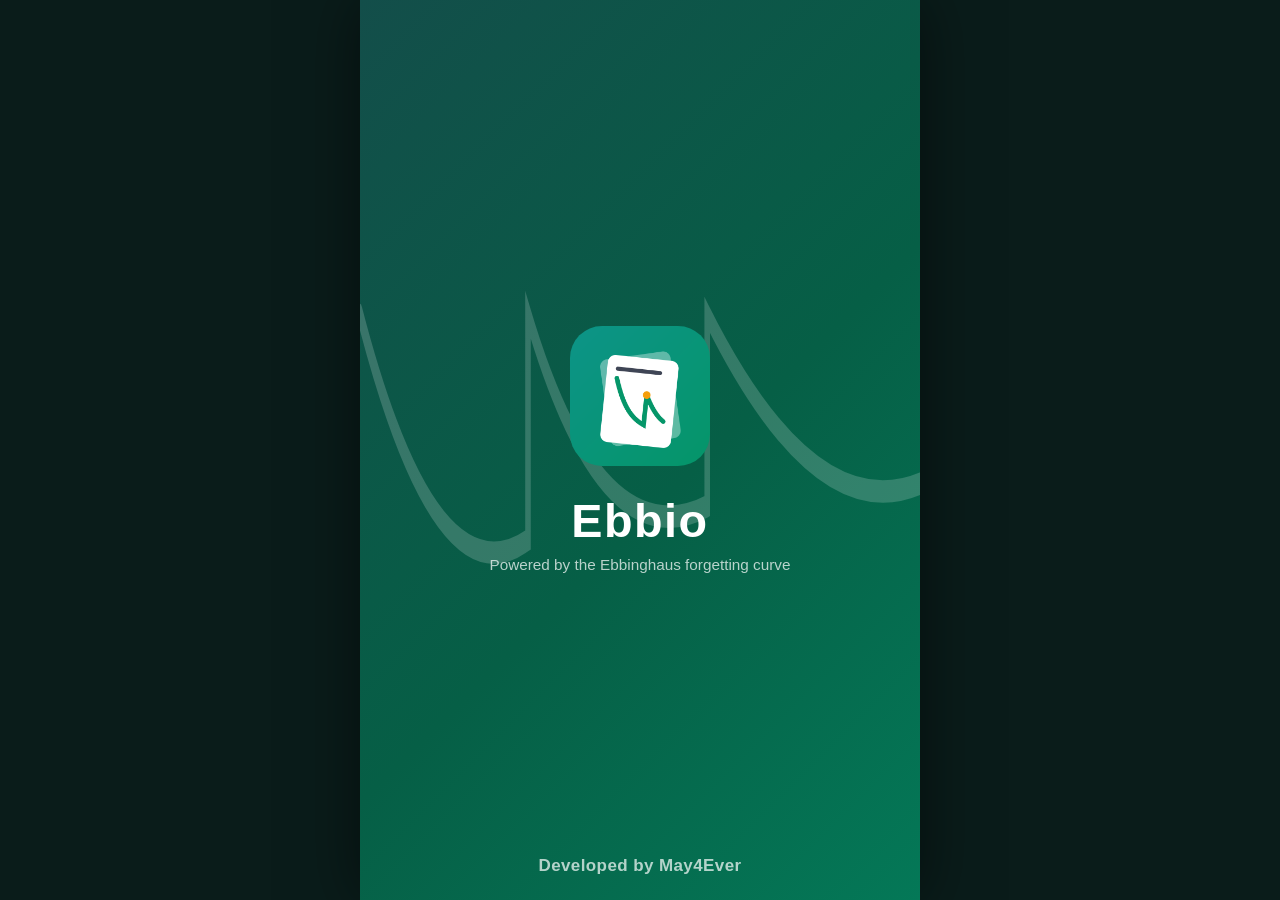
<file: index.html>
<!DOCTYPE html>
<html lang="en">
  <head>
    <meta charset="UTF-8" />
    <meta
      name="viewport"
      content="width=device-width, initial-scale=1, viewport-fit=cover, maximum-scale=1"
    />
    <meta name="theme-color" content="#065F46" />
    <meta name="description" content="Ebbio — learn words with spaced repetition, powered by the Ebbinghaus forgetting curve." />
    <meta name="mobile-web-app-capable" content="yes" />
    <meta name="apple-mobile-web-app-capable" content="yes" />
    <meta name="apple-mobile-web-app-status-bar-style" content="black-translucent" />
    <meta name="apple-mobile-web-app-title" content="Ebbio" />
    <title>Ebbio</title>
    <link rel="manifest" href="manifest.webmanifest" />
    <link rel="icon" type="image/png" sizes="32x32" href="assets/icon/favicon-32.png" />
    <link rel="apple-touch-icon" href="assets/icon/apple-touch-icon.png" />
    <link rel="stylesheet" href="css/styles.css" />
  </head>
  <body>
    <div id="app"></div>
    <script type="module" src="js/app.js"></script>
  </body>
</html>
</file>
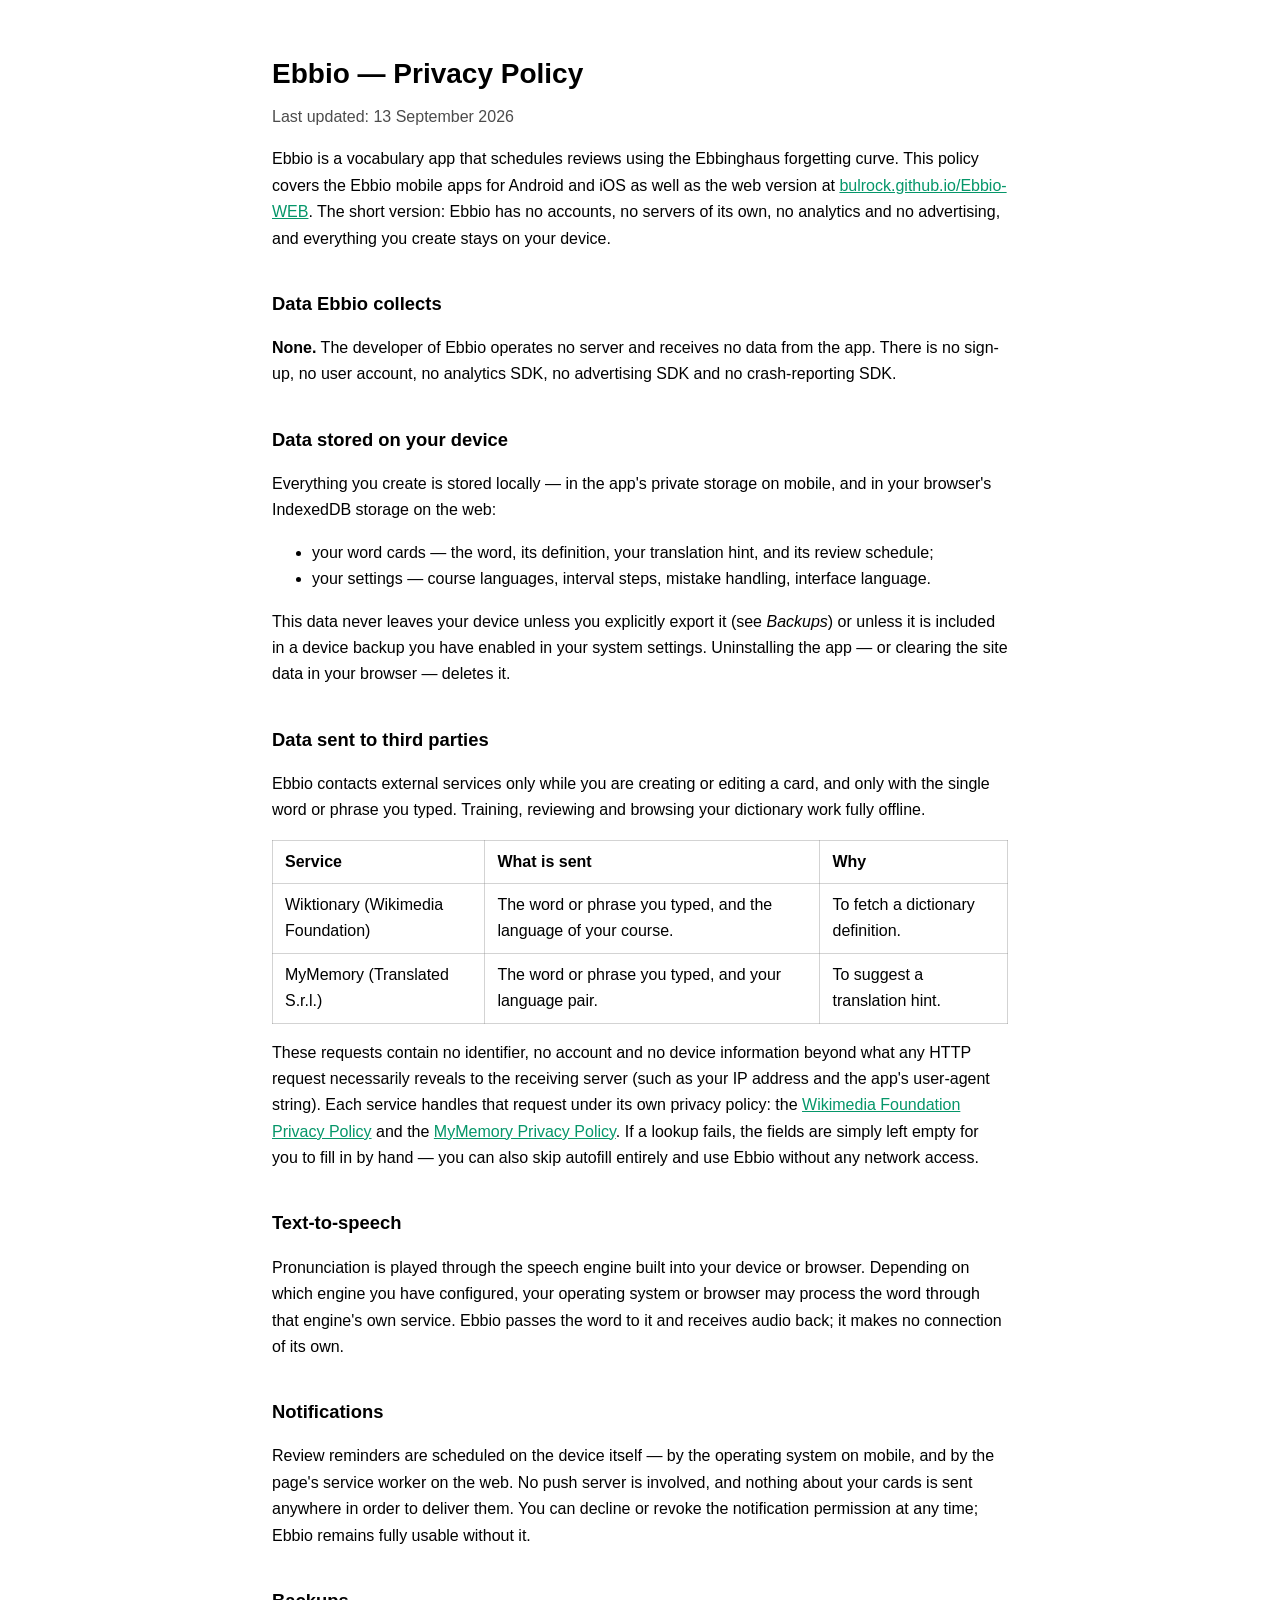
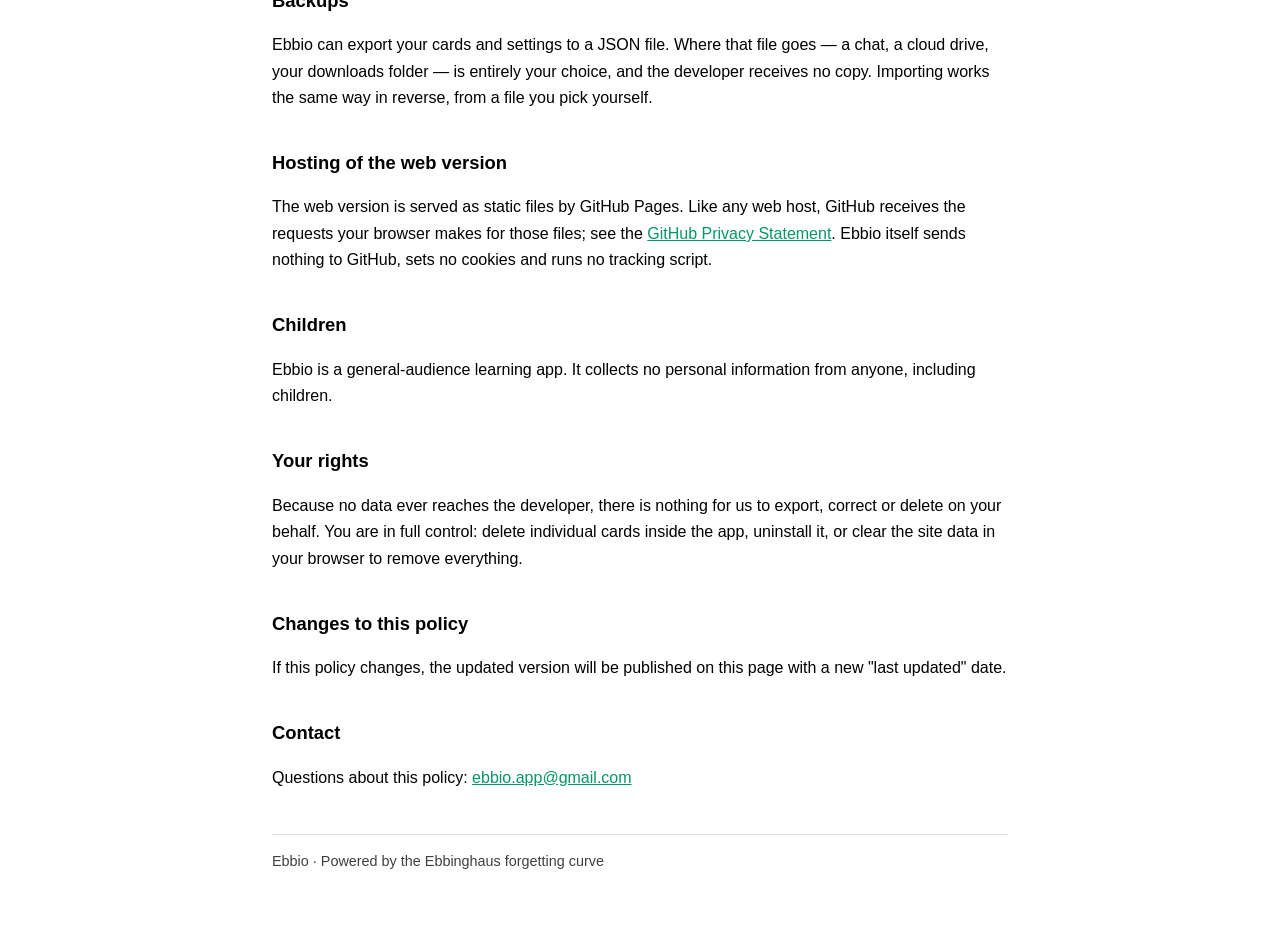
<file: privacy.html>
<!doctype html>
<html lang="en">
<head>
<meta charset="utf-8">
<meta name="viewport" content="width=device-width, initial-scale=1">
<meta name="theme-color" content="#065F46">
<title>Ebbio — Privacy Policy</title>
<link rel="icon" type="image/png" sizes="32x32" href="assets/icon/favicon-32.png">
<style>
  :root { color-scheme: light dark; }
  body {
    margin: 0 auto; padding: 32px 20px 64px; max-width: 46rem;
    font: 16px/1.65 -apple-system, BlinkMacSystemFont, "Segoe UI", Roboto, sans-serif;
  }
  h1 { font-size: 1.75rem; margin-bottom: .25em; }
  h2 { font-size: 1.15rem; margin-top: 2em; }
  .sub { opacity: .7; margin-top: 0; }
  table { border-collapse: collapse; width: 100%; margin: 1em 0; }
  th, td { text-align: left; vertical-align: top; padding: .5em .75em; border: 1px solid rgba(128,128,128,.35); }
  footer { margin-top: 3em; padding-top: 1em; border-top: 1px solid rgba(128,128,128,.35); opacity: .75; font-size: .9em; }
  a { color: #059669; }
  @media (prefers-color-scheme: dark) { a { color: #6EE7B7; } }
</style>
</head>
<body>

<h1>Ebbio — Privacy Policy</h1>
<p class="sub">Last updated: 13 September 2026</p>

<p>Ebbio is a vocabulary app that schedules reviews using the Ebbinghaus
forgetting curve. This policy covers the Ebbio mobile apps for Android
and iOS as well as the web version at
<a href="https://bulrock.github.io/Ebbio-WEB/">bulrock.github.io/Ebbio-WEB</a>.
The short version: Ebbio has no accounts, no servers of its own, no
analytics and no advertising, and everything you create stays on your
device.</p>

<h2>Data Ebbio collects</h2>
<p><strong>None.</strong> The developer of Ebbio operates no server and
receives no data from the app. There is no sign-up, no user account, no
analytics SDK, no advertising SDK and no crash-reporting SDK.</p>

<h2>Data stored on your device</h2>
<p>Everything you create is stored locally — in the app's private
storage on mobile, and in your browser's IndexedDB storage on the web:</p>
<ul>
  <li>your word cards — the word, its definition, your translation hint,
      and its review schedule;</li>
  <li>your settings — course languages, interval steps, mistake handling,
      interface language.</li>
</ul>
<p>This data never leaves your device unless you explicitly export it (see
<em>Backups</em>) or unless it is included in a device backup you have
enabled in your system settings. Uninstalling the app — or clearing the
site data in your browser — deletes it.</p>

<h2>Data sent to third parties</h2>
<p>Ebbio contacts external services only while you are creating or editing
a card, and only with the single word or phrase you typed. Training,
reviewing and browsing your dictionary work fully offline.</p>

<table>
  <tr><th>Service</th><th>What is sent</th><th>Why</th></tr>
  <tr>
    <td>Wiktionary (Wikimedia Foundation)</td>
    <td>The word or phrase you typed, and the language of your course.</td>
    <td>To fetch a dictionary definition.</td>
  </tr>
  <tr>
    <td>MyMemory (Translated S.r.l.)</td>
    <td>The word or phrase you typed, and your language pair.</td>
    <td>To suggest a translation hint.</td>
  </tr>
</table>

<p>These requests contain no identifier, no account and no device
information beyond what any HTTP request necessarily reveals to the
receiving server (such as your IP address and the app's user-agent
string). Each service handles that request under its own privacy policy:
the <a href="https://foundation.wikimedia.org/wiki/Policy:Privacy_policy">Wikimedia
Foundation Privacy Policy</a> and the
<a href="https://mymemory.translated.net/doc/privacy.php">MyMemory Privacy
Policy</a>. If a lookup fails, the fields are simply left empty for you to
fill in by hand — you can also skip autofill entirely and use Ebbio
without any network access.</p>

<h2>Text-to-speech</h2>
<p>Pronunciation is played through the speech engine built into your
device or browser. Depending on which engine you have configured, your
operating system or browser may process the word through that engine's
own service. Ebbio passes the word to it and receives audio back; it makes
no connection of its own.</p>

<h2>Notifications</h2>
<p>Review reminders are scheduled on the device itself — by the operating
system on mobile, and by the page's service worker on the web. No push
server is involved, and nothing about your cards is sent anywhere in order
to deliver them. You can decline or revoke the notification permission at
any time; Ebbio remains fully usable without it.</p>

<h2>Backups</h2>
<p>Ebbio can export your cards and settings to a JSON file. Where that file
goes — a chat, a cloud drive, your downloads folder — is entirely your
choice, and the developer receives no copy. Importing works the same way in
reverse, from a file you pick yourself.</p>

<h2>Hosting of the web version</h2>
<p>The web version is served as static files by GitHub Pages. Like any web
host, GitHub receives the requests your browser makes for those files; see
the <a href="https://docs.github.com/site-policy/privacy-policies/github-general-privacy-statement">GitHub
Privacy Statement</a>. Ebbio itself sends nothing to GitHub, sets no
cookies and runs no tracking script.</p>

<h2>Children</h2>
<p>Ebbio is a general-audience learning app. It collects no personal
information from anyone, including children.</p>

<h2>Your rights</h2>
<p>Because no data ever reaches the developer, there is nothing for us to
export, correct or delete on your behalf. You are in full control: delete
individual cards inside the app, uninstall it, or clear the site data in
your browser to remove everything.</p>

<h2>Changes to this policy</h2>
<p>If this policy changes, the updated version will be published on this
page with a new "last updated" date.</p>

<h2>Contact</h2>
<p>Questions about this policy: <a href="mailto:ebbio.app@gmail.com">ebbio.app@gmail.com</a></p>

<footer>Ebbio · Powered by the Ebbinghaus forgetting curve</footer>

</body>
</html>
</file>
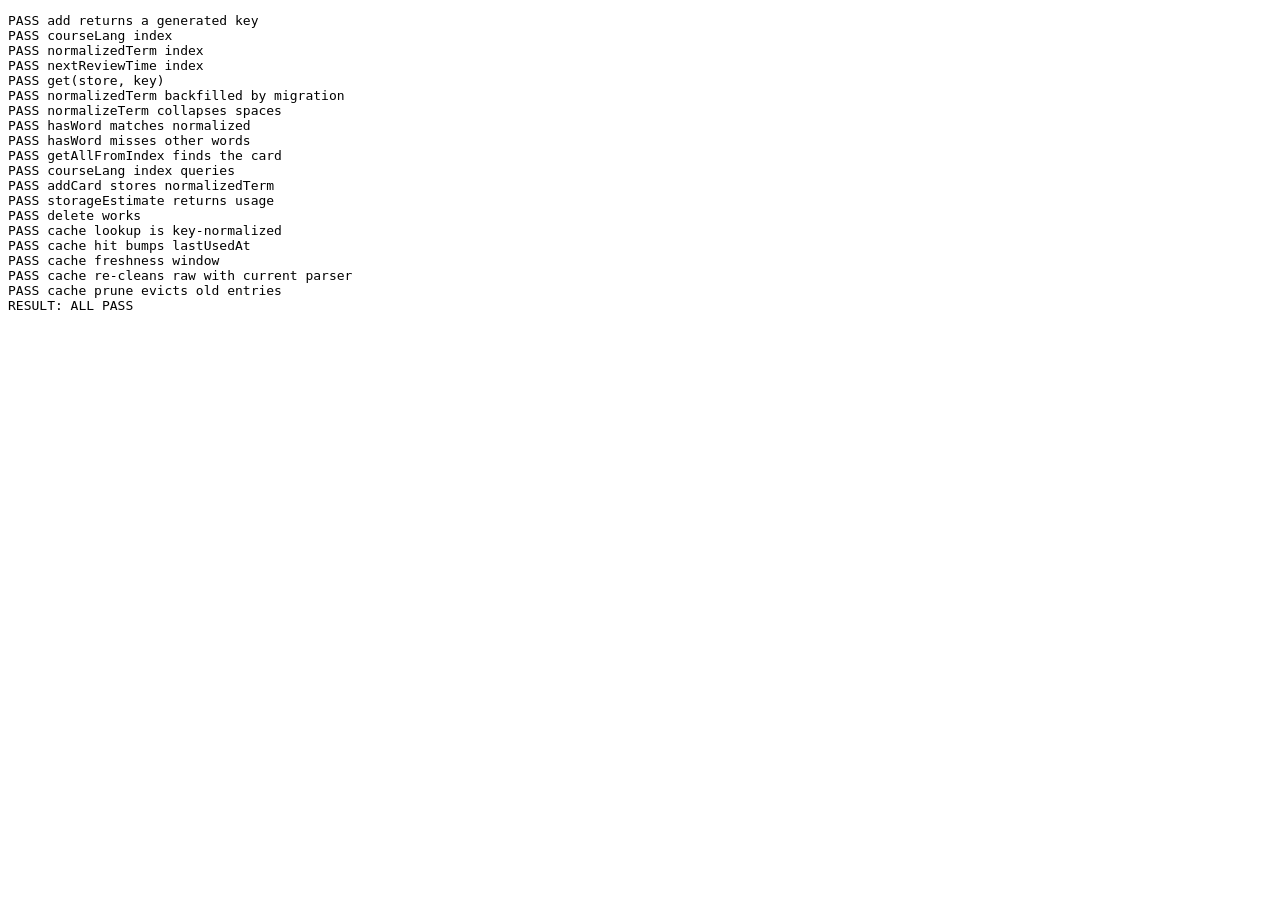
<file: tests/idb.test.html>
<!DOCTYPE html>
<html>
<head><meta charset="utf-8"></head>
<body>
<pre id="out">running…</pre>
<script>
window.onerror = (m, s, l) => { document.getElementById('out').textContent = 'ONERROR ' + m + ' ' + s + ':' + l; console.log('ONERROR', m, s, l); };
window.addEventListener('unhandledrejection', (e) => { document.getElementById('out').textContent = 'REJECTION ' + (e.reason && e.reason.message); console.log('REJECTION', e.reason); });
</script>
<script type="module">
// IndexedDB layer test page. Run with tests/run.py (headless Chrome CDP).
import { openDb, get, getAll, getAllFromIndex, add, put, del } from '../js/db.js';
import { Store } from '../js/store.js';
import { makeCard, normalizeTerm } from '../js/models.js';
import {
  cacheLookup,
  cacheStore,
  isFresh,
  toEntry,
  cachePrune,
  KEEP_FOR_MS,
} from '../js/services/wiktionary_cache.js';
import { get as dbGet, put as dbPut } from '../js/db.js';

const out = [];
const check = (name, cond) => out.push(`${cond ? 'PASS' : 'FAIL'} ${name}`);

try {
  // Simulate a v1 database first: cards without normalizedTerm.
  await new Promise((resolve, reject) => {
    const req = indexedDB.deleteDatabase('ebbio');
    req.onsuccess = resolve;
    req.onerror = () => reject(req.error);
    req.onblocked = resolve;
  });

  // Operations auto-open the DB — no explicit openDb() call here.
  const key = await add('cards', {
    word: 'Stary  Kot',
    courseLang: 'en',
    nextReviewTime: 5,
    isLearned: false,
  });
  check('add returns a generated key', Number.isInteger(key));

  const db = await openDb();
  const names = db.transaction('cards').objectStore('cards').indexNames;
  check('courseLang index', names.contains('courseLang'));
  check('normalizedTerm index', names.contains('normalizedTerm'));
  check('nextReviewTime index', names.contains('nextReviewTime'));

  const fetched = await get('cards', key);
  check('get(store, key)', fetched && fetched.word === 'Stary  Kot');

  // Store.init backfills normalizedTerm on legacy records.
  await Store.init();
  const backfilled = await get('cards', key);
  check(
    'normalizedTerm backfilled by migration',
    backfilled.normalizedTerm === 'stary kot',
  );
  check('normalizeTerm collapses spaces', normalizeTerm(' A  b ') === 'a b');

  check('hasWord matches normalized', Store.hasWord('  stary   kot ', 'en'));
  check('hasWord misses other words', !Store.hasWord('pies', 'en'));

  const byIndex = await getAllFromIndex('cards', 'normalizedTerm', 'stary kot');
  check('getAllFromIndex finds the card', byIndex.length === 1);

  const viaCourse = await getAllFromIndex('cards', 'courseLang', 'en');
  check('courseLang index queries', viaCourse.length >= 1);

  const added = await Store.addCard(
    makeCard({ word: 'Pies', courseLang: 'en', nextReviewTime: 1 }),
  );
  check('addCard stores normalizedTerm', added.normalizedTerm === 'pies');

  const estimate = await Store.storageEstimate();
  check('storageEstimate returns usage', estimate && estimate.usageBytes >= 0);

  await put('cards', { ...added, word: 'Piesek' });
  await Store.deleteCard(added);
  check('delete works', (await get('cards', added.key)) === undefined);

  // ---- wiktionaryCache store (schema v3) ----
  const now = Date.now();
  await cacheStore('Kot', 'PL', {
    title: 'kot', pageId: 7,
    sourceUrl: 'https://pl.wiktionary.org/wiki/kot',
    rawExtract: '== kot (język polski) ==\nzool. kot\ntłumaczenia:\nangielski: cat',
  }, now);
  const hit = await cacheLookup(' kot ', 'pl', now + 1000);
  check('cache lookup is key-normalized', !!hit && hit.title === 'kot');
  check('cache hit bumps lastUsedAt', hit.lastUsedAt === now + 1000);
  check('cache freshness window', isFresh(hit, now + 1000) && !isFresh(hit, now + 8 * 24 * 3600 * 1000));
  const entry = toEntry(hit);
  check('cache re-cleans raw with current parser',
    entry.definition.includes('zool. kot') && !entry.definition.includes('angielski'));

  hit.lastUsedAt = now - KEEP_FOR_MS - 1000;
  await dbPut('wiktionaryCache', hit);
  await cachePrune(now);
  check('cache prune evicts old entries',
    (await dbGet('wiktionaryCache', hit.cacheKey)) === undefined);

  out.push(out.some((l) => l.startsWith('FAIL')) ? 'RESULT: FAIL' : 'RESULT: ALL PASS');
} catch (e) {
  out.push('RESULT: ERROR ' + (e && e.message));
}
document.getElementById('out').textContent = out.join('\n');
console.log(out.join('\n'));
document.title = 'done';
</script>
</body>
</html>
</file>
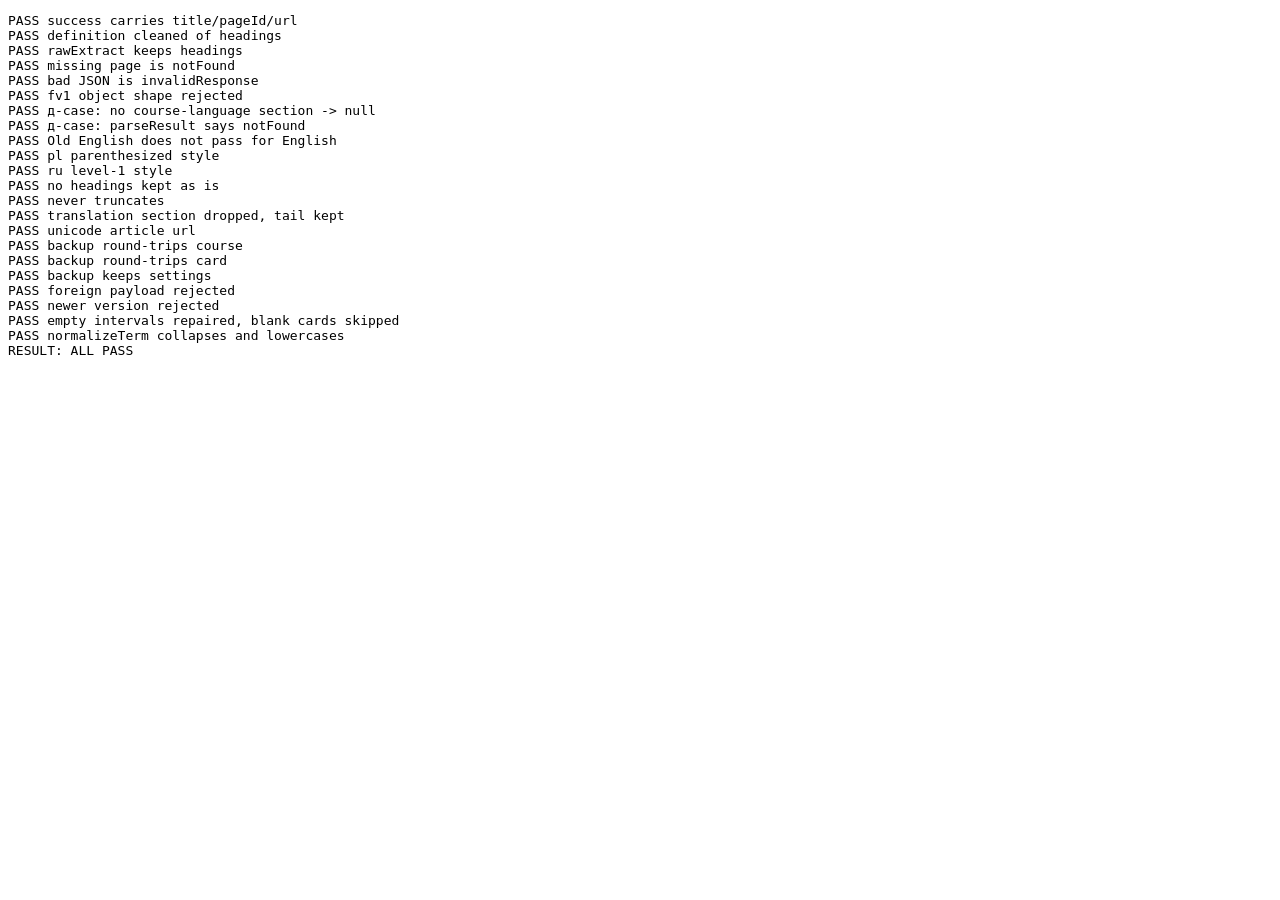
<file: tests/logic.test.html>
<!DOCTYPE html>
<html>
<head><meta charset="utf-8"></head>
<body>
<pre id="out">running…</pre>
<script>
window.onerror = (m, s, l) => { document.getElementById('out').textContent = 'ONERROR ' + m + ' ' + s + ':' + l; };
window.addEventListener('unhandledrejection', (e) => { document.getElementById('out').textContent = 'REJECTION ' + (e.reason && e.reason.message); });
</script>
<script type="module">
// Pure-logic test page. Run with tests/run.py (headless Chrome CDP).
import {
  parseResult,
  extractLanguageSection,
  cleanExtract,
  articleUrl,
} from '../js/services/dictionary.js';
import { encodeBackup, decodeBackup } from '../js/logic/backup_codec.js';
import { normalizeTerm, makeCard, makeCourse, makeSettings, ResetMode } from '../js/models.js';

const out = [];
const check = (name, cond) => out.push(`${cond ? 'PASS' : 'FAIL'} ${name}`);
const body = (pages) => JSON.stringify({ query: { pages } });

try {
  // ---- dictionary: typed results, metadata, redirects ----
  let r = parseResult(
    body([{ pageid: 12345, title: 'once in a blue moon',
            extract: '== English ==\n\nvery rarely.' }]),
    'en',
  );
  check('success carries title/pageId/url', r.status === 'success'
    && r.entry.title === 'once in a blue moon' && r.entry.pageId === 12345
    && r.entry.sourceUrl === 'https://en.wiktionary.org/wiki/once_in_a_blue_moon');
  check('definition cleaned of headings', !r.entry.definition.includes('=='));
  check('rawExtract keeps headings', r.entry.rawExtract.includes('== English =='));

  r = parseResult(body([{ title: 'x', missing: true }]), 'en');
  check('missing page is notFound', r.status === 'notFound');
  check('bad JSON is invalidResponse', parseResult('{oops', 'en').status === 'invalidResponse');
  check('fv1 object shape rejected',
    parseResult(JSON.stringify({ query: { pages: { 1: {} } } }), 'en').status === 'invalidResponse');

  // ---- language-section filter ----
  const dArticle = '== Translingual ==\na Cyrillic letter\n== Russian ==\nthe letter de';
  check('д-case: no course-language section -> null',
    extractLanguageSection(dArticle, 'en') === null);
  check('д-case: parseResult says notFound',
    parseResult(body([{ pageid: 9, title: 'д', extract: dArticle }]), 'en').status === 'notFound');
  check('Old English does not pass for English',
    extractLanguageSection('== Old English ==\nold word', 'en') === null);
  const plArticle = '== ryba (język polski) ==\nzool. ryba\n== ryba (język czeski) ==\nczeskie';
  check('pl parenthesized style', (() => {
    const s = extractLanguageSection(plArticle, 'pl');
    return s.includes('zool. ryba') && !s.includes('czeskie');
  })());
  const ruArticle = '= Русский =\n== рыба I ==\nводное животное\n= Английский =\nenglish part';
  check('ru level-1 style', (() => {
    const s = extractLanguageSection(ruArticle, 'ru');
    return s.includes('водное животное') && !s.includes('english part');
  })());
  check('no headings kept as is', extractLanguageSection('just text', 'en') === 'just text');

  // ---- translations trim, no truncation ----
  const longTail = Array.from({ length: 300 }, (_, i) => `line ${i}`).join('\n');
  check('never truncates', cleanExtract(longTail).endsWith('line 299'));
  const trimmed = cleanExtract('znaczenia:\n(1.1) ryba\ntłumaczenia:\nangielski: fish\nuwagi:\nnote');
  check('translation section dropped, tail kept',
    trimmed.includes('(1.1) ryba') && !trimmed.includes('fish') && trimmed.includes('note'));

  check('unicode article url', articleUrl('pl', 'żółć') === encodeURI('https://pl.wiktionary.org/wiki/żółć'));

  // ---- backup codec round-trip ----
  const json = encodeBackup({
    courses: [makeCourse({ targetLang: 'pl', nativeLang: 'en', intervalsInMinutes: [60, 1440], resetMode: ResetMode.toPrevious })],
    cards: [makeCard({ word: 'ryba', definition: 'a fish', translation: 'fish', status: 2,
                       nextReviewTime: Date.UTC(2026, 6, 11), courseLang: 'pl',
                       sourceUrl: 'https://pl.wiktionary.org/wiki/ryba' })],
    settings: makeSettings({ uiLang: 'ru', activeCourseLang: 'pl' }),
    nowMs: Date.UTC(2026, 6, 11, 12),
  });
  const backup = decodeBackup(json);
  check('backup round-trips course', backup.courses.length === 1
    && backup.courses[0].resetMode === ResetMode.toPrevious
    && backup.courses[0].intervalsInMinutes.join() === '60,1440');
  check('backup round-trips card', backup.cards.length === 1
    && backup.cards[0].word === 'ryba' && backup.cards[0].status === 2
    && backup.cards[0].nextReviewTime === Date.UTC(2026, 6, 11)
    && backup.cards[0].sourceUrl === 'https://pl.wiktionary.org/wiki/ryba');
  check('backup keeps settings', backup.uiLang === 'ru' && backup.activeCourseLang === 'pl');
  check('foreign payload rejected', (() => {
    try { decodeBackup('{"foo": 1}'); return false; } catch { return true; }
  })());
  check('newer version rejected', (() => {
    try { decodeBackup('{"app": "ebbio", "version": 99}'); return false; } catch { return true; }
  })());
  const repaired = decodeBackup(JSON.stringify({
    app: 'ebbio', version: 1,
    courses: [{ targetLang: 'de', intervalsInMinutes: [] }],
    cards: [{ word: '   ' }, { word: 'Haus' }],
  }));
  check('empty intervals repaired, blank cards skipped',
    repaired.courses[0].intervalsInMinutes.length > 0 && repaired.cards.length === 1);

  check('normalizeTerm collapses and lowercases', normalizeTerm('  Stary   Kot ') === 'stary kot');

  out.push(out.some((l) => l.startsWith('FAIL')) ? 'RESULT: FAIL' : 'RESULT: ALL PASS');
} catch (e) {
  out.push('RESULT: ERROR ' + (e && e.message));
}
document.getElementById('out').textContent = out.join('\n');
document.title = 'done';
</script>
</body>
</html>
</file>
<file: css/styles.css>
/* Ebbio web — glassmorphism dark-emerald design language ported from the
   Flutter app: every screen sits on the brand gradient with translucent
   white "glass" surfaces, a hairline border, blur and a soft shadow. */

:root {
  --grad: linear-gradient(135deg, #134e4a 0%, #065f46 55%, #047857 100%);
  --popup: #065f46;
  --glass-bg: rgba(255, 255, 255, 0.2);
  --glass-border: rgba(255, 255, 255, 0.45);
  --white: #ffffff;
  --white-70: rgba(255, 255, 255, 0.72);
  --white-54: rgba(255, 255, 255, 0.54);
  --white-38: rgba(255, 255, 255, 0.38);
  --amber: #ffcc80;
  --mint: #b9f6ca;
  --accent: #34d399;
  --danger: #ff8a80;
  --radius: 20px;
  --safe-top: env(safe-area-inset-top, 0px);
  --safe-bottom: env(safe-area-inset-bottom, 0px);
  /* Dropdown caret drawn as an inline SVG so <select>s (appearance:none)
     clearly read as tappable. */
  --chevron: url("data:image/svg+xml,%3Csvg xmlns='http://www.w3.org/2000/svg' width='18' height='18' viewBox='0 0 24 24' fill='none' stroke='%23ffffff' stroke-width='2.5' stroke-linecap='round' stroke-linejoin='round'%3E%3Cpolyline points='6 9 12 15 18 9'/%3E%3C/svg%3E");
}

* {
  box-sizing: border-box;
  -webkit-tap-highlight-color: transparent;
}

html {
  font-size: 17px;
}

body {
  margin: 0;
  font-family: -apple-system, BlinkMacSystemFont, 'Segoe UI', Roboto, Helvetica,
    Arial, 'Noto Sans', sans-serif;
  color: var(--white);
  background: #0a1c1a;
  -webkit-font-smoothing: antialiased;
  overscroll-behavior: none;
}

button {
  font-family: inherit;
  cursor: pointer;
}

/* App container: a phone-width column on large screens, full-bleed on
   phones. The gradient lives on each screen so slide transitions look
   like opaque cards sliding over one another.

   position:fixed + inset:0 pins it to exactly the visible viewport on every
   browser — unlike 100vh/100dvh, which some mobile browsers (and installed
   PWAs) report taller than the usable area, pushing the bottom bar off
   screen. Combined with the safe-area padding on .appbar/.scaffold-bottom,
   the top and bottom action bars are always fully visible. */
#app {
  position: fixed;
  inset: 0;
  width: 100%;
  max-width: 560px;
  margin: 0 auto;
  overflow: hidden;
  box-shadow: 0 0 60px rgba(0, 0, 0, 0.5);
}

/* ---- screens & transitions ---- */
.screen {
  position: absolute;
  inset: 0;
  background: var(--grad);
  transition: transform 0.3s cubic-bezier(0.22, 0.61, 0.36, 1);
}
/* will-change promotes the screen to its own compositing layer. Only worth
   it while the screen is actually sliding — left on permanently it pins a
   full-screen layer per stacked screen, which iOS pays for in memory. */
.screen-animating {
  will-change: transform;
}
.screen-enter {
  transform: translateX(100%);
}
.screen-enter-active {
  transform: translateX(0);
}
.screen-exit-active {
  transform: translateX(100%);
  box-shadow: -12px 0 30px rgba(0, 0, 0, 0.35);
}

.scaffold {
  display: flex;
  flex-direction: column;
  height: 100%;
}
.appbar {
  flex: 0 0 auto;
  display: flex;
  align-items: center;
  gap: 4px;
  padding: calc(var(--safe-top) + 6px) 8px 6px;
  min-height: 56px;
}
.appbar-title {
  flex: 1;
  margin: 0;
  font-size: 1.25rem;
  font-weight: 700;
  white-space: nowrap;
  overflow: hidden;
  text-overflow: ellipsis;
}
.appbar-spacer {
  width: 4px;
}
.appbar-actions {
  display: flex;
  align-items: center;
  gap: 2px;
}
.scaffold-body {
  flex: 1 1 auto;
  overflow-y: auto;
  -webkit-overflow-scrolling: touch;
  padding: 20px;
}
.scaffold-bottom {
  flex: 0 0 auto;
  padding: 12px 20px calc(16px + var(--safe-bottom));
}

/* ---- icon buttons ---- */
.icon-btn {
  display: inline-flex;
  align-items: center;
  justify-content: center;
  width: 44px;
  height: 44px;
  border: none;
  border-radius: 50%;
  background: transparent;
  color: var(--white);
  padding: 0;
  transition: background 0.15s;
}
.icon-btn:hover {
  background: rgba(255, 255, 255, 0.12);
}
.icon-btn:active {
  background: rgba(255, 255, 255, 0.22);
}

/* ---- buttons ---- */
.btn {
  --btn-accent: #22c55e;
  display: inline-flex;
  align-items: center;
  justify-content: center;
  gap: 8px;
  border: none;
  border-radius: 16px;
  padding: 12px 16px;
  font-size: 1rem;
  font-weight: 700;
  color: var(--white);
  background: transparent;
  transition: transform 0.08s, background 0.15s, opacity 0.15s;
}
.btn:active {
  transform: scale(0.97);
}
.btn:disabled {
  opacity: 1;
  cursor: default;
  transform: none;
}
.btn svg {
  flex: 0 0 auto;
}
.btn-block {
  width: 100%;
}

.btn-cta {
  background: var(--white);
  color: #047857;
  min-height: 56px;
  box-shadow: 0 6px 18px rgba(0, 0, 0, 0.4);
  font-size: 1.05rem;
}
.btn-cta:disabled {
  background: rgba(255, 255, 255, 0.06);
  color: var(--white-38);
  box-shadow: none;
}

.btn-filled {
  background: rgba(255, 255, 255, 0.32);
  border: 1.4px solid rgba(255, 255, 255, 0.6);
  min-height: 48px;
}
.btn-filled:disabled {
  background: rgba(255, 255, 255, 0.06);
  color: var(--white-38);
  border-color: transparent;
}

.btn-outlined {
  background: rgba(255, 255, 255, 0.18);
  border: 1.4px solid rgba(255, 255, 255, 0.7);
  min-height: 48px;
}
.btn-outlined:disabled {
  background: rgba(255, 255, 255, 0.06);
  color: var(--white-38);
  border-color: transparent;
}

.btn-text {
  color: var(--white);
  background: transparent;
  padding: 10px 12px;
}
.btn-text:hover {
  background: rgba(255, 255, 255, 0.1);
}

/* Accent-tinted answer buttons (Remember / Forgot). */
.answer-row .btn-filled {
  background: var(--btn-accent);
  border-color: transparent;
  color: #04140c;
}
.answer-row .btn-outlined {
  color: var(--btn-accent);
  border-color: var(--btn-accent);
  background: rgba(255, 255, 255, 0.08);
}

/* ---- glass panel ---- */
.glass-panel {
  background: var(--glass-bg);
  border: 1px solid var(--glass-border);
  border-radius: var(--radius);
  backdrop-filter: blur(14px);
  -webkit-backdrop-filter: blur(14px);
  box-shadow: 0 10px 24px rgba(0, 0, 0, 0.28);
}

/* ---- list tiles ---- */
.tile {
  display: flex;
  align-items: center;
  gap: 14px;
  padding: 14px 16px;
  border-radius: 18px;
  background: var(--glass-bg);
  border: 1px solid var(--glass-border);
  margin-bottom: 10px;
}
.tile-dense {
  padding: 8px 12px;
  background: transparent;
  border: none;
  margin-bottom: 2px;
}
.tile-tappable {
  transition: background 0.12s, transform 0.08s;
}
.tile-tappable:active {
  transform: scale(0.99);
  background: rgba(255, 255, 255, 0.28);
}
.tile-disabled {
  opacity: 0.4;
  background: rgba(255, 255, 255, 0.06);
}
.tile-leading {
  flex: 0 0 auto;
  display: flex;
  align-items: center;
  color: var(--white);
}
.tile-main {
  flex: 1;
  min-width: 0;
}
.tile-title {
  font-weight: 600;
  overflow: hidden;
  text-overflow: ellipsis;
}
.tile-subtitle {
  font-size: 0.85rem;
  color: var(--white-70);
  margin-top: 2px;
}
.tile-trailing {
  flex: 0 0 auto;
  display: flex;
  align-items: center;
  color: var(--white-70);
}

/* ---- home ---- */
.home-body {
  display: flex;
  flex-direction: column;
  gap: 16px;
  height: 100%;
}
.slogan {
  margin: 0;
  font-size: 0.85rem;
  color: var(--white);
}
.course-switcher {
  display: flex;
  align-items: center;
  gap: 8px;
  padding: 4px 12px;
}
.course-select-icon {
  flex: 0 0 auto;
}
/* Custom dropdown (replaces native <select>). */
.select-trigger {
  display: flex;
  align-items: center;
  gap: 8px;
  width: 100%;
  color: var(--white);
  font-family: inherit;
  text-align: left;
  cursor: pointer;
}
.select-value {
  flex: 1;
  min-width: 0;
  overflow: hidden;
  text-overflow: ellipsis;
  white-space: nowrap;
}
.select-caret {
  flex: 0 0 auto;
  color: var(--white-70);
}
.select-plain {
  background: transparent;
  border: none;
  font-size: 1.05rem;
  font-weight: 600;
  padding: 12px 6px 12px 4px;
}
.select-field {
  background: rgba(255, 255, 255, 0.1);
  border: 1px solid var(--white-54);
  border-radius: 14px;
  padding: 13px 14px;
  font-size: 1rem;
}
.select-field:focus-visible {
  outline: none;
  border-color: var(--white);
}
.menu-panel {
  width: 100%;
  max-width: 420px;
  max-height: 72vh;
  background: var(--popup);
  border: 1px solid var(--glass-border);
  border-radius: 20px;
  box-shadow: 0 20px 50px rgba(0, 0, 0, 0.5);
  overflow: hidden;
  transform: scale(0.94);
  transition: transform 0.2s;
  display: flex;
  flex-direction: column;
}
.scrim.open .menu-panel {
  transform: scale(1);
}
.menu-list {
  overflow-y: auto;
  -webkit-overflow-scrolling: touch;
  padding: 6px;
}
.menu-option {
  display: flex;
  align-items: center;
  justify-content: space-between;
  gap: 10px;
  width: 100%;
  padding: 14px 14px;
  border: none;
  border-radius: 12px;
  background: transparent;
  color: var(--white);
  font-family: inherit;
  font-size: 1rem;
  text-align: left;
}
.menu-option:hover {
  background: rgba(255, 255, 255, 0.1);
}
.menu-option-active {
  background: rgba(52, 211, 153, 0.22);
  color: var(--mint);
  font-weight: 700;
}
.menu-option-label {
  overflow: hidden;
  text-overflow: ellipsis;
  white-space: nowrap;
}
.stat-row {
  display: flex;
  gap: 12px;
}
.stat-card {
  flex: 1;
  min-width: 0;
  background: var(--glass-bg);
  border: 1px solid var(--glass-border);
  border-radius: var(--radius);
  padding: 16px 8px;
  text-align: center;
  backdrop-filter: blur(14px);
  -webkit-backdrop-filter: blur(14px);
}
.stat-value {
  font-size: 1.7rem;
  font-weight: 800;
  line-height: 1.1;
}
.stat-label {
  font-size: 0.8rem;
  font-weight: 600;
  margin-top: 4px;
  white-space: nowrap;
}
.row-2 {
  display: flex;
  gap: 12px;
}
.row-2 > * {
  flex: 1;
}
.divider {
  border: none;
  border-top: 1px solid rgba(255, 255, 255, 0.24);
  margin: 8px 0;
  width: 100%;
}
.section-title {
  font-size: 0.95rem;
  font-weight: 700;
  color: var(--white);
}
.upcoming-list {
  flex: 1;
  overflow-y: auto;
  min-height: 0;
}
.hourglass-icon {
  color: var(--amber);
}

/* ---- forms ---- */
.form {
  display: flex;
  flex-direction: column;
  gap: 16px;
}
.field {
  display: flex;
  flex-direction: column;
  gap: 6px;
}
.field-label {
  font-size: 0.85rem;
  color: var(--white);
  font-weight: 600;
}
.field-input {
  width: 100%;
  background: rgba(255, 255, 255, 0.1);
  border: 1px solid var(--white-54);
  border-radius: 14px;
  padding: 13px 14px;
  color: var(--white);
  font-size: 1rem;
  font-family: inherit;
}
.field-input::placeholder {
  color: var(--white-54);
}
.field-input:focus {
  outline: none;
  border-color: var(--white);
  border-width: 1.6px;
}
textarea.field-input {
  resize: vertical;
  min-height: 96px;
}
/* The add-word form fills the scaffold body so the definition field
   can take all the height the screen has to offer. */
.form-fill {
  min-height: 100%;
}
.field-grow {
  flex: 1 1 auto;
}
.field-grow .def-input {
  flex: 1 1 auto;
  min-height: 120px;
  resize: none;
}
.field-helper {
  font-size: 0.8rem;
  color: var(--white-70);
}
.field-with-affix {
  position: relative;
  display: flex;
  align-items: center;
}
.field-with-affix .field-input {
  padding-right: 52px;
}
.field-affix-slot {
  position: absolute;
  right: 6px;
  display: flex;
  align-items: center;
}
.field-spinner {
  width: 20px;
  height: 20px;
  margin: 12px;
  border: 2px solid rgba(255, 255, 255, 0.3);
  border-top-color: var(--white);
  border-radius: 50%;
  animation: spin 0.8s linear infinite;
}
@keyframes spin {
  to {
    transform: rotate(360deg);
  }
}

/* ---- flashcard training ---- */
.flash-layout {
  position: relative;
  display: flex;
  flex-direction: column;
  height: 100%;
  padding: 4px;
}
.flash-card-wrap {
  flex: 1;
  display: flex;
  padding: 8px 4px 16px;
  min-height: 0;
}
.flash-card {
  flex: 1;
  display: flex;
  flex-direction: column;
  align-items: center;
  justify-content: center;
  text-align: center;
  padding: 24px;
  gap: 12px;
  user-select: none;
  touch-action: pan-y;
}
.flash-back {
  justify-content: flex-start;
  text-align: left;
}
.flash-word {
  font-size: 2.1rem;
  font-weight: 700;
  word-break: break-word;
}
.flash-word-small {
  font-size: 1.2rem;
  font-weight: 700;
  align-self: center;
}
.flash-hint {
  font-size: 0.85rem;
  color: var(--white-70);
}
.flash-def-scroll {
  flex: 1;
  overflow-y: auto;
  width: 100%;
  min-height: 0;
}
.flash-nodef {
  text-align: center;
  color: var(--white-70);
}
.flash-translation {
  align-self: center;
  font-size: 1.4rem;
  font-weight: 700;
  color: var(--mint);
  text-align: center;
  margin-top: 12px;
}
.answer-controls {
  flex: 0 0 auto;
  padding: 0 4px calc(8px + var(--safe-bottom));
}
.answer-row > * {
  flex: 1;
}
.swipe-hint {
  position: absolute;
  top: 50%;
  transform: translateY(-50%);
  opacity: 0;
  transition: opacity 0.15s;
  pointer-events: none;
  border-radius: 24px;
  padding: 16px;
  z-index: 2;
}
.swipe-hint-yes {
  left: 16px;
  color: #22c55e;
  background: rgba(34, 197, 94, 0.15);
}
.swipe-hint-no {
  right: 16px;
  color: #ef4444;
  background: rgba(239, 68, 68, 0.15);
}
.swipe-yes .swipe-hint-yes,
.swipe-no .swipe-hint-no {
  opacity: 1;
}

/* ---- done screen ---- */
.done-screen {
  height: 100%;
  display: flex;
  flex-direction: column;
  align-items: center;
  justify-content: center;
  gap: 20px;
  padding: 40px;
}
.done-icon {
  color: var(--amber);
}
.done-text {
  font-size: 1.15rem;
  font-weight: 600;
}

/* ---- modes ---- */
.modes-body {
  display: flex;
  flex-direction: column;
}
.modes-section {
  font-size: 0.9rem;
  font-weight: 700;
  color: var(--white);
  padding: 16px 4px 8px;
}

/* ---- matching ---- */
.match-grid {
  display: flex;
  gap: 12px;
  align-items: flex-start;
}
.match-col {
  flex: 1;
  display: flex;
  flex-direction: column;
  gap: 12px;
  min-width: 0;
}
.match-tile {
  display: flex;
  align-items: center;
  justify-content: center;
  gap: 6px;
  width: 100%;
  padding: 18px 12px;
  border-radius: 16px;
  background: var(--glass-bg);
  border: 1px solid var(--glass-border);
  color: var(--white);
  font-size: 0.95rem;
  font-weight: 600;
  transition: background 0.12s, transform 0.08s;
}
.match-tile span {
  overflow: hidden;
  text-overflow: ellipsis;
}
.match-tile:active {
  transform: scale(0.98);
}
.match-selected {
  background: rgba(52, 211, 153, 0.55);
  border-color: var(--accent);
}
.match-error {
  background: rgba(239, 68, 68, 0.5);
  border-color: #ef4444;
}

/* ---- quiz ---- */
.quiz-body {
  display: flex;
  flex-direction: column;
  height: 100%;
  gap: 12px;
}
.quiz-prompt-area {
  flex: 1;
  display: flex;
  align-items: center;
  justify-content: center;
  min-height: 120px;
}
.quiz-prompt {
  font-size: 1.7rem;
  font-weight: 700;
  text-align: center;
  word-break: break-word;
}
.quiz-audio-btn {
  border: none;
  background: transparent;
  color: var(--white);
  padding: 20px;
}
.quiz-options {
  display: flex;
  flex-direction: column;
  gap: 12px;
}
.quiz-option {
  width: 100%;
  padding: 16px;
  border-radius: 16px;
  background: rgba(255, 255, 255, 0.22);
  border: 1px solid var(--glass-border);
  color: var(--white);
  font-size: 1rem;
  font-weight: 600;
  transition: background 0.12s, transform 0.08s;
}
.quiz-option:active {
  transform: scale(0.99);
}
.quiz-correct {
  background: #22c55e;
  border-color: transparent;
  color: #04140c;
}
.quiz-wrong {
  background: #ef4444;
  border-color: transparent;
  color: #fff;
}

/* ---- spelling ---- */
.spelling-body {
  display: flex;
  flex-direction: column;
  height: 100%;
  gap: 16px;
  padding-top: 8px;
}
.spelling-prompt {
  margin-top: auto;
  font-size: 1.6rem;
  font-weight: 700;
  text-align: center;
  word-break: break-word;
}
.spelling-input {
  text-align: center;
  font-size: 1.1rem;
}
.spelling-feedback {
  min-height: 24px;
  text-align: center;
}
.spelling-correct {
  color: var(--mint);
  font-weight: 700;
}
.spelling-wrong {
  color: #ff8a80;
  font-weight: 700;
}
.spelling-body .btn {
  margin-top: auto;
  margin-bottom: calc(8px + var(--safe-bottom));
}

/* ---- dictionary ---- */
.dict-list,
.empty-state {
  padding-bottom: 20px;
}
.empty-state {
  text-align: center;
  color: var(--white-70);
  padding-top: 60px;
}
.letter-section {
  border-bottom: 1px solid rgba(255, 255, 255, 0.12);
}
.letter-summary,
.word-summary {
  display: flex;
  align-items: center;
  gap: 12px;
  padding: 14px 4px;
  cursor: pointer;
  list-style: none;
}
.letter-summary::-webkit-details-marker,
.word-summary::-webkit-details-marker {
  display: none;
}
.letter-glyph {
  font-size: 1.2rem;
  font-weight: 800;
  color: var(--mint);
  letter-spacing: 1.2px;
  min-width: 24px;
}
.letter-count {
  flex: 1;
  font-size: 0.85rem;
  color: var(--white-70);
}
.expand-caret {
  color: var(--white-70);
  transition: transform 0.2s;
}
details[open] > summary .expand-caret {
  transform: rotate(180deg);
}
.letter-body {
  padding-left: 8px;
}
.word-details {
  border-top: 1px solid rgba(255, 255, 255, 0.08);
}
.word-summary-main {
  flex: 1;
  min-width: 0;
}
.word-title {
  font-weight: 600;
}
.word-status {
  font-size: 0.82rem;
  color: var(--white-70);
}
.word-learned {
  color: var(--mint);
}
.word-body {
  padding: 0 8px 16px 48px;
}
.word-block-label {
  font-size: 0.75rem;
  text-transform: uppercase;
  letter-spacing: 0.6px;
  color: var(--white-70);
  margin: 10px 0 4px;
}
.word-translation {
  font-size: 1.05rem;
  color: var(--mint);
}
.word-empty {
  color: var(--white-70);
}
.word-actions-row {
  display: flex;
  justify-content: space-between;
  align-items: center;
  margin-top: 8px;
}
.dict-search {
  margin-bottom: 12px;
}
.data-actions {
  display: flex;
  gap: 12px;
  margin-top: 12px;
}
.data-actions > * {
  flex: 1;
}

/* ---- definition rendering ---- */
.definition {
  display: flex;
  flex-direction: column;
}
.def-header {
  margin: 12px 0 4px;
  font-size: 0.75rem;
  font-weight: 800;
  letter-spacing: 1.2px;
  color: var(--accent);
}
.def-pron {
  font-style: italic;
  color: var(--white-70);
  margin-bottom: 4px;
}
.def-sense {
  display: flex;
  gap: 8px;
  margin-bottom: 6px;
  align-items: flex-start;
}
.def-sense-num {
  flex: 0 0 auto;
  background: rgba(52, 211, 153, 0.3);
  color: var(--mint);
  border-radius: 8px;
  padding: 1px 7px;
  font-size: 0.75rem;
  font-weight: 700;
  margin-top: 2px;
}
.def-plain {
  margin-bottom: 4px;
}

/* ---- settings ---- */
.settings-body {
  display: flex;
  flex-direction: column;
  gap: 10px;
}
.settings-title {
  font-size: 1.05rem;
  font-weight: 700;
  margin-top: 6px;
}
.settings-subtitle {
  font-size: 0.9rem;
  font-weight: 700;
  color: var(--white);
  margin-top: 8px;
}
.radio-icon {
  color: var(--accent);
}
.step-badge {
  display: flex;
  align-items: center;
  justify-content: center;
  width: 32px;
  height: 32px;
  border-radius: 50%;
  background: rgba(255, 255, 255, 0.22);
  font-weight: 700;
}
.segmented {
  display: flex;
  gap: 8px;
}
.seg-btn {
  flex: 1;
  display: inline-flex;
  align-items: center;
  justify-content: center;
  gap: 6px;
  padding: 12px;
  border-radius: 12px;
  border: 1px solid var(--white-54);
  background: transparent;
  color: var(--white);
  font-weight: 600;
  font-size: 0.9rem;
}
.seg-active {
  background: rgba(52, 211, 153, 0.4);
  border-color: var(--accent);
}

/* ---- dialogs & snackbar ---- */
.scrim {
  position: fixed;
  inset: 0;
  display: flex;
  align-items: center;
  justify-content: center;
  padding: 24px;
  background: rgba(0, 0, 0, 0.5);
  opacity: 0;
  transition: opacity 0.2s;
  z-index: 100;
}
.scrim.open {
  opacity: 1;
}
.dialog {
  width: 100%;
  max-width: 420px;
  background: var(--popup);
  border: 1px solid var(--glass-border);
  border-radius: 24px;
  padding: 22px;
  box-shadow: 0 20px 50px rgba(0, 0, 0, 0.5);
  transform: scale(0.94);
  transition: transform 0.2s;
  max-height: 84vh;
  overflow-y: auto;
}
.scrim.open .dialog {
  transform: scale(1);
}
.dialog-title {
  margin: 0 0 14px;
  font-size: 1.15rem;
  font-weight: 700;
}
.dialog-body {
  margin-bottom: 16px;
}
.dialog-actions {
  display: flex;
  justify-content: flex-end;
  gap: 8px;
  flex-wrap: wrap;
}
.snackbar {
  position: fixed;
  left: 50%;
  bottom: calc(24px + var(--safe-bottom));
  transform: translate(-50%, 140%);
  max-width: 92vw;
  background: #04231d;
  color: var(--white);
  border: 1px solid var(--glass-border);
  padding: 14px 18px;
  border-radius: 14px;
  box-shadow: 0 10px 30px rgba(0, 0, 0, 0.5);
  transition: transform 0.3s;
  z-index: 200;
  font-size: 0.95rem;
}
.snackbar.show {
  transform: translate(-50%, 0);
}

/* ---- about ---- */
.about-body {
  padding-bottom: 20px;
}
.about-headline {
  font-size: 1.4rem;
  font-weight: 700;
  margin: 0 0 16px;
}
.curve-panel {
  padding: 16px;
  aspect-ratio: 16 / 9;
  margin-bottom: 20px;
}
.curve-canvas {
  width: 100%;
  height: 100%;
  display: block;
}
.about-para {
  line-height: 1.5;
  margin: 0 0 16px;
}

/* ---- splash ---- */
.splash {
  position: absolute;
  inset: 0;
  background: var(--grad);
  z-index: 50;
  overflow: hidden;
  opacity: 1;
  transition: opacity 0.5s;
}
.splash-out {
  opacity: 0;
  pointer-events: none;
}
.splash-curve {
  position: absolute;
  inset: 0;
  width: 100%;
  height: 100%;
}
.splash-curve-path {
  fill: none;
  stroke: rgba(255, 255, 255, 0.18);
  stroke-width: 10;
  stroke-linecap: round;
  stroke-dasharray: 1600;
  stroke-dashoffset: 1600;
  animation: draw-curve 1.1s ease-in-out forwards;
}
@keyframes draw-curve {
  to {
    stroke-dashoffset: 0;
  }
}
.splash-center {
  position: absolute;
  inset: 0;
  display: flex;
  flex-direction: column;
  align-items: center;
  justify-content: center;
  gap: 28px;
}
.splash-icon {
  width: 140px;
  height: 140px;
  border-radius: 32px;
  opacity: 0;
  transform: scale(0.4);
  animation: icon-in 0.9s cubic-bezier(0.2, 1.4, 0.5, 1) 0.2s forwards;
}
@keyframes icon-in {
  to {
    opacity: 1;
    transform: scale(1);
  }
}
.splash-wordmark {
  text-align: center;
  opacity: 0;
  transform: translateY(16px);
  animation: fade-up 0.6s ease-out 0.8s forwards;
}
@keyframes fade-up {
  to {
    opacity: 1;
    transform: translateY(0);
  }
}
.splash-title {
  font-size: 2.75rem;
  font-weight: 700;
  letter-spacing: 1.5px;
}
.splash-slogan {
  font-size: 0.9rem;
  color: var(--white-70);
  margin-top: 8px;
}
.splash-credit {
  position: absolute;
  left: 0;
  right: 0;
  bottom: calc(24px + var(--safe-bottom));
  text-align: center;
  font-weight: 700;
  letter-spacing: 0.4px;
  opacity: 0;
  animation: fade-in 0.8s ease-in 1.3s forwards;
  background: linear-gradient(
    100deg,
    rgba(255, 255, 255, 0.7) 35%,
    #fff 50%,
    rgba(255, 255, 255, 0.7) 65%
  );
  background-size: 220% 100%;
  -webkit-background-clip: text;
  background-clip: text;
  -webkit-text-fill-color: transparent;
  animation:
    fade-in 0.8s ease-in 1.3s forwards,
    shimmer 2.4s linear 1.3s infinite;
}
@keyframes fade-in {
  to {
    opacity: 1;
  }
}
@keyframes shimmer {
  from {
    background-position: 120% 0;
  }
  to {
    background-position: -120% 0;
  }
}

@media (max-width: 380px) {
  html {
    font-size: 16px;
  }
  .stat-value {
    font-size: 1.4rem;
  }
}
</file>
